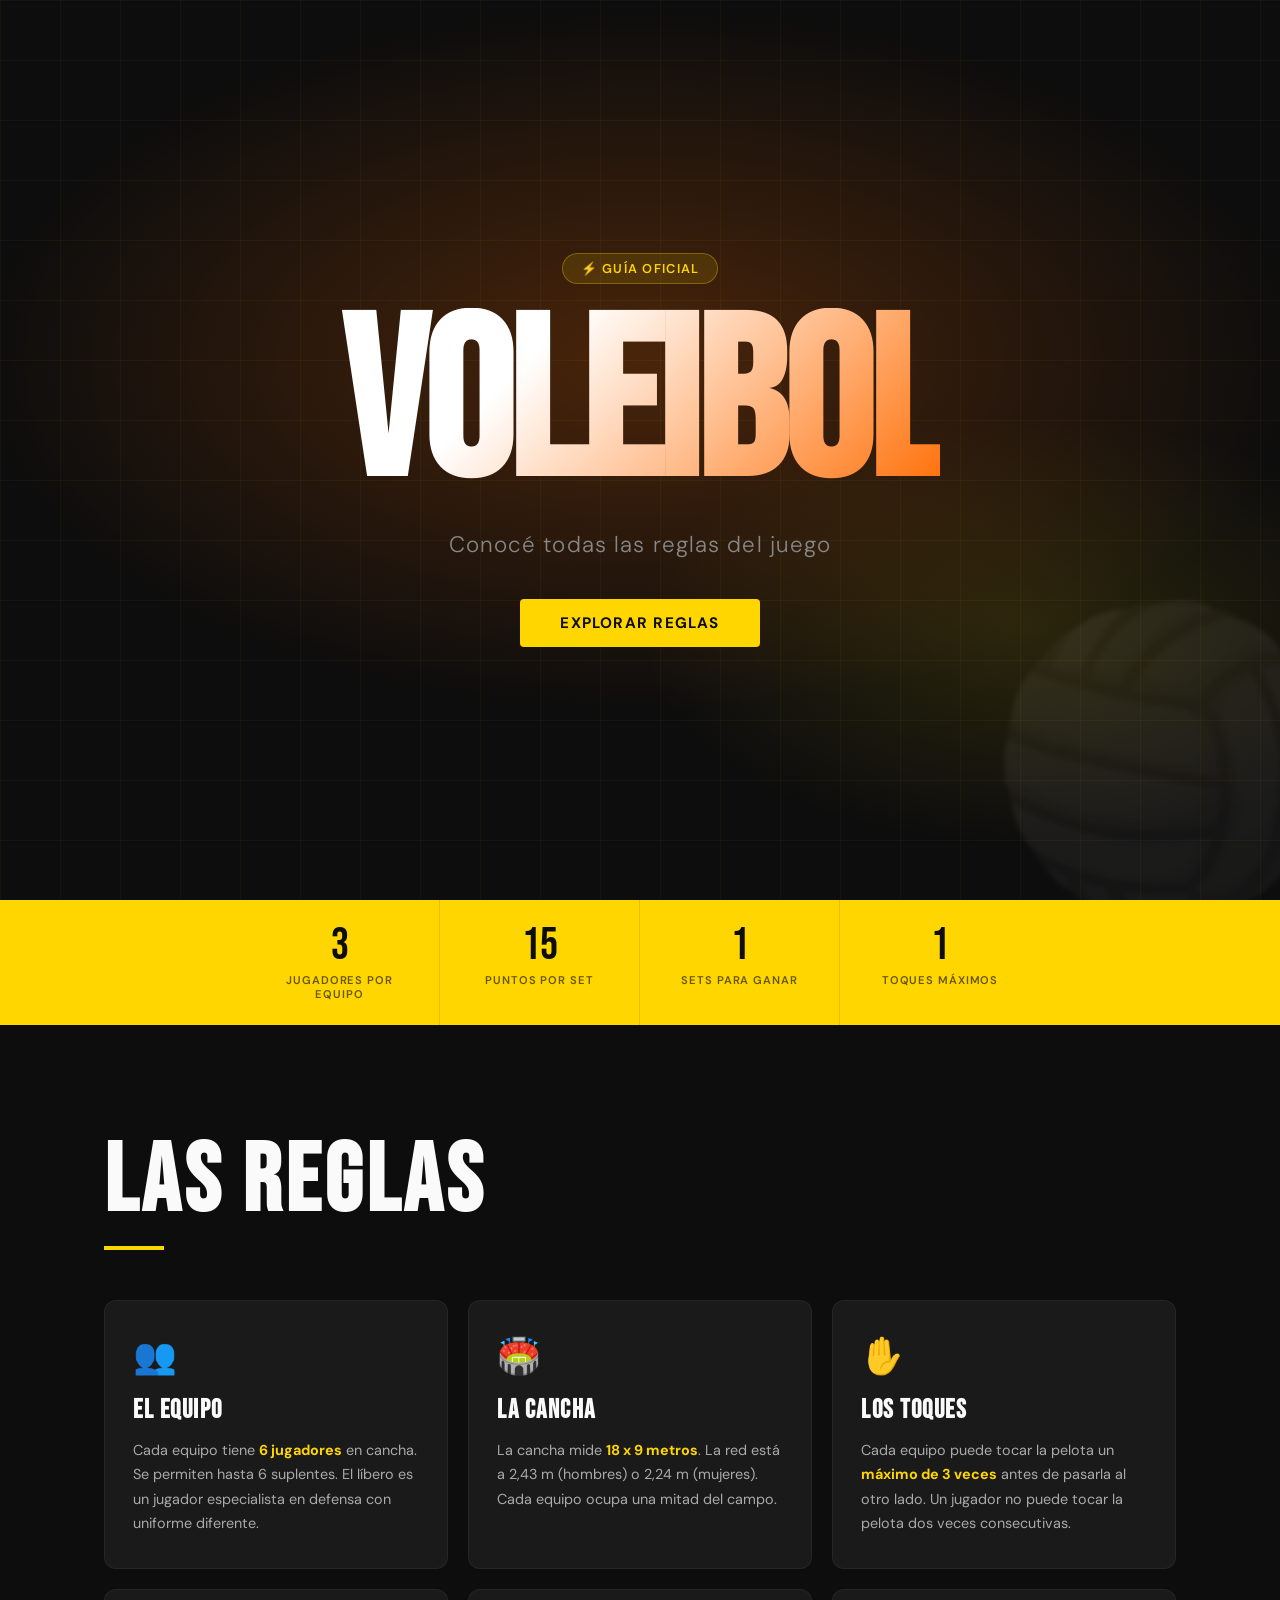
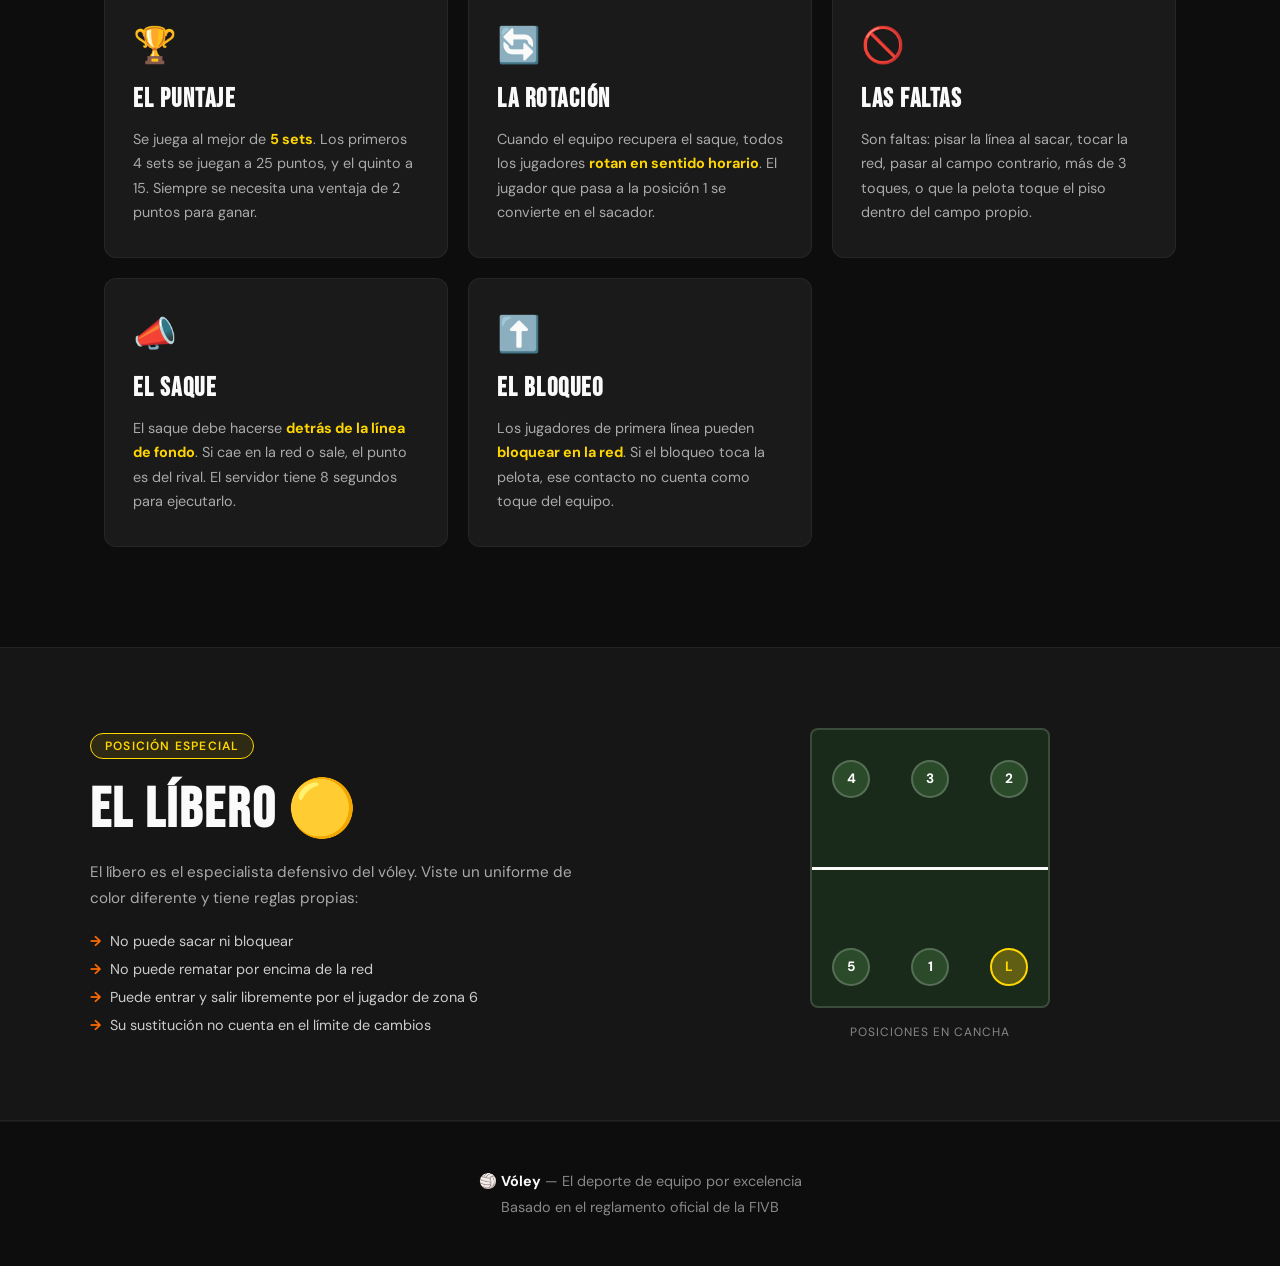
<file: index.html>
<!DOCTYPE html>
<html lang="es">
<head>
  <meta charset="UTF-8" />
  <meta name="viewport" content="width=device-width, initial-scale=1.0"/>
  <title>Reglas del Vóley</title>
  <link rel="preconnect" href="https://fonts.googleapis.com">
  <link href="https://fonts.googleapis.com/css2?family=Bebas+Neue&family=DM+Sans:wght@300;400;600&display=swap" rel="stylesheet">
  <link rel="stylesheet" href="styles.css" />
</head>
<body>

  <!-- HERO -->
  <header class="hero">
    <div class="hero-bg"></div>
    <div class="hero-content">
      <span class="hero-tag">⚡ Guía Oficial</span>
      <h1 class="hero-title">VOLEIBOL</h1>
      <p class="hero-subtitle">Conocé todas las reglas del juego</p>
      <a href="#reglas" class="btn-hero">Explorar reglas</a>
    </div>
    <div class="ball-deco">🏐</div>
  </header>

  <!-- STATS BAR -->
  <div class="stats-bar">
    <div class="stat"><span class="stat-num">6</span><span class="stat-label">Jugadores por equipo</span></div>
    <div class="stat"><span class="stat-num">25</span><span class="stat-label">Puntos por set</span></div>
    <div class="stat"><span class="stat-num">3</span><span class="stat-label">Sets para ganar</span></div>
    <div class="stat"><span class="stat-num">3</span><span class="stat-label">Toques máximos</span></div>
  </div>

  <!-- REGLAS -->
  <main id="reglas" class="reglas-section">
    <h2 class="section-title">Las Reglas</h2>
    <div class="cards-grid">

      <div class="card" data-index="0">
        <div class="card-icon">👥</div>
        <h3>El equipo</h3>
        <p>Cada equipo tiene <strong>6 jugadores</strong> en cancha. Se permiten hasta 6 suplentes. El líbero es un jugador especialista en defensa con uniforme diferente.</p>
      </div>

      <div class="card" data-index="1">
        <div class="card-icon">🏟️</div>
        <h3>La cancha</h3>
        <p>La cancha mide <strong>18 x 9 metros</strong>. La red está a 2,43 m (hombres) o 2,24 m (mujeres). Cada equipo ocupa una mitad del campo.</p>
      </div>

      <div class="card" data-index="2">
        <div class="card-icon">✋</div>
        <h3>Los toques</h3>
        <p>Cada equipo puede tocar la pelota un <strong>máximo de 3 veces</strong> antes de pasarla al otro lado. Un jugador no puede tocar la pelota dos veces consecutivas.</p>
      </div>

      <div class="card" data-index="3">
        <div class="card-icon">🏆</div>
        <h3>El puntaje</h3>
        <p>Se juega al mejor de <strong>5 sets</strong>. Los primeros 4 sets se juegan a 25 puntos, y el quinto a 15. Siempre se necesita una ventaja de 2 puntos para ganar.</p>
      </div>

      <div class="card" data-index="4">
        <div class="card-icon">🔄</div>
        <h3>La rotación</h3>
        <p>Cuando el equipo recupera el saque, todos los jugadores <strong>rotan en sentido horario</strong>. El jugador que pasa a la posición 1 se convierte en el sacador.</p>
      </div>

      <div class="card" data-index="5">
        <div class="card-icon">🚫</div>
        <h3>Las faltas</h3>
        <p>Son faltas: pisar la línea al sacar, tocar la red, pasar al campo contrario, más de 3 toques, o que la pelota toque el piso dentro del campo propio.</p>
      </div>

      <div class="card" data-index="6">
        <div class="card-icon">📣</div>
        <h3>El saque</h3>
        <p>El saque debe hacerse <strong>detrás de la línea de fondo</strong>. Si cae en la red o sale, el punto es del rival. El servidor tiene 8 segundos para ejecutarlo.</p>
      </div>

      <div class="card" data-index="7">
        <div class="card-icon">⬆️</div>
        <h3>El bloqueo</h3>
        <p>Los jugadores de primera línea pueden <strong>bloquear en la red</strong>. Si el bloqueo toca la pelota, ese contacto no cuenta como toque del equipo.</p>
      </div>

    </div>
  </main>

  <!-- SECCIÓN LIBERO -->
  <section class="libero-section">
    <div class="libero-content">
      <div class="libero-text">
        <span class="badge">Posición especial</span>
        <h2>El Líbero 🟡</h2>
        <p>El líbero es el especialista defensivo del vóley. Viste un uniforme de color diferente y tiene reglas propias:</p>
        <ul>
          <li>No puede sacar ni bloquear</li>
          <li>No puede rematar por encima de la red</li>
          <li>Puede entrar y salir libremente por el jugador de zona 6</li>
          <li>Su sustitución no cuenta en el límite de cambios</li>
        </ul>
      </div>
      <div class="libero-visual">
        <div class="court-diagram">
          <div class="court-net"></div>
          <div class="player p1">1</div>
          <div class="player p2">2</div>
          <div class="player p3">3</div>
          <div class="player p4">4</div>
          <div class="player p5">5</div>
          <div class="player libero">L</div>
        </div>
        <p class="court-caption">Posiciones en cancha</p>
      </div>
    </div>
  </section>

  <!-- FOOTER -->
  <footer class="footer">
    <p>🏐 <strong>Vóley</strong> — El deporte de equipo por excelencia</p>
    <p class="footer-sub">Basado en el reglamento oficial de la FIVB</p>
  </footer>

  <script src="script.js"></script>
</body>
</html>
</file>
<file: styles.css>
/* ===== VARIABLES & RESET ===== */
:root {
  --yellow: #FFD600;
  --orange: #FF6B00;
  --dark: #0D0D0D;
  --dark2: #161616;
  --dark3: #1F1F1F;
  --white: #FAFAFA;
  --gray: #888;
  --card-bg: #1A1A1A;
  --accent: #FFD600;
}

*, *::before, *::after { box-sizing: border-box; margin: 0; padding: 0; }

html { scroll-behavior: smooth; }

body {
  font-family: 'DM Sans', sans-serif;
  background: var(--dark);
  color: var(--white);
  overflow-x: hidden;
}

/* ===== HERO ===== */
.hero {
  position: relative;
  min-height: 100vh;
  display: flex;
  align-items: center;
  justify-content: center;
  text-align: center;
  overflow: hidden;
}

.hero-bg {
  position: absolute;
  inset: 0;
  background:
    radial-gradient(ellipse 80% 60% at 50% 40%, rgba(255, 107, 0, 0.25) 0%, transparent 65%),
    radial-gradient(ellipse 50% 40% at 80% 70%, rgba(255, 214, 0, 0.12) 0%, transparent 60%),
    var(--dark);
  z-index: 0;
}

/* Líneas decorativas de cancha */
.hero-bg::before {
  content: '';
  position: absolute;
  inset: 0;
  background-image:
    linear-gradient(rgba(255,214,0,0.04) 1px, transparent 1px),
    linear-gradient(90deg, rgba(255,214,0,0.04) 1px, transparent 1px);
  background-size: 60px 60px;
}

.hero-content {
  position: relative;
  z-index: 2;
}

.hero-tag {
  display: inline-block;
  background: rgba(255,214,0,0.12);
  border: 1px solid rgba(255,214,0,0.3);
  color: var(--yellow);
  padding: 6px 18px;
  border-radius: 20px;
  font-size: 0.8rem;
  font-weight: 600;
  letter-spacing: 0.1em;
  text-transform: uppercase;
  margin-bottom: 24px;
}

.hero-title {
  font-family: 'Bebas Neue', sans-serif;
  font-size: clamp(6rem, 18vw, 14rem);
  line-height: 0.9;
  letter-spacing: -0.02em;
  background: linear-gradient(135deg, #fff 30%, var(--orange) 100%);
  -webkit-background-clip: text;
  -webkit-text-fill-color: transparent;
  background-clip: text;
  margin-bottom: 20px;
  opacity: 0;
  transform: translateY(30px);
  animation: fadeUp 0.8s ease forwards 0.2s;
}

.hero-subtitle {
  font-size: clamp(1rem, 2.5vw, 1.4rem);
  color: var(--gray);
  font-weight: 300;
  letter-spacing: 0.05em;
  margin-bottom: 40px;
  opacity: 0;
  animation: fadeUp 0.8s ease forwards 0.4s;
}

.btn-hero {
  display: inline-block;
  background: var(--yellow);
  color: var(--dark);
  padding: 14px 40px;
  border-radius: 4px;
  font-weight: 700;
  font-size: 0.95rem;
  letter-spacing: 0.08em;
  text-transform: uppercase;
  text-decoration: none;
  transition: all 0.2s ease;
  opacity: 0;
  animation: fadeUp 0.8s ease forwards 0.6s;
}

.btn-hero:hover {
  background: var(--orange);
  color: #fff;
  transform: translateY(-2px);
  box-shadow: 0 8px 30px rgba(255,107,0,0.4);
}

.ball-deco {
  position: absolute;
  font-size: 18rem;
  right: -4rem;
  bottom: -3rem;
  opacity: 0.06;
  z-index: 1;
  filter: blur(2px);
  animation: float 6s ease-in-out infinite;
}

/* ===== STATS BAR ===== */
.stats-bar {
  display: flex;
  justify-content: center;
  gap: 0;
  background: var(--yellow);
  overflow: hidden;
}

.stat {
  display: flex;
  flex-direction: column;
  align-items: center;
  padding: 24px 40px;
  flex: 1;
  max-width: 200px;
  border-right: 1px solid rgba(0,0,0,0.1);
  transition: background 0.2s;
}

.stat:last-child { border-right: none; }
.stat:hover { background: var(--orange); }

.stat-num {
  font-family: 'Bebas Neue', sans-serif;
  font-size: 2.8rem;
  color: var(--dark);
  line-height: 1;
}

.stat-label {
  font-size: 0.7rem;
  font-weight: 600;
  color: rgba(0,0,0,0.6);
  text-transform: uppercase;
  letter-spacing: 0.08em;
  text-align: center;
  margin-top: 4px;
}

/* ===== REGLAS ===== */
.reglas-section {
  padding: 100px 5%;
  max-width: 1200px;
  margin: 0 auto;
}

.section-title {
  font-family: 'Bebas Neue', sans-serif;
  font-size: clamp(3rem, 8vw, 6rem);
  letter-spacing: 0.04em;
  color: var(--white);
  margin-bottom: 60px;
  position: relative;
  display: inline-block;
}

.section-title::after {
  content: '';
  position: absolute;
  bottom: -10px;
  left: 0;
  width: 60px;
  height: 4px;
  background: var(--yellow);
}

.cards-grid {
  display: grid;
  grid-template-columns: repeat(auto-fill, minmax(260px, 1fr));
  gap: 20px;
}

.card {
  background: var(--card-bg);
  border: 1px solid rgba(255,255,255,0.05);
  border-radius: 12px;
  padding: 32px 28px;
  transition: all 0.3s ease;
  cursor: default;
  opacity: 0;
  transform: translateY(20px);
  position: relative;
  overflow: hidden;
}

.card::before {
  content: '';
  position: absolute;
  top: 0; left: 0; right: 0;
  height: 3px;
  background: linear-gradient(90deg, var(--yellow), var(--orange));
  transform: scaleX(0);
  transform-origin: left;
  transition: transform 0.3s ease;
}

.card:hover {
  transform: translateY(-6px);
  border-color: rgba(255,214,0,0.2);
  box-shadow: 0 20px 40px rgba(0,0,0,0.4);
}

.card:hover::before { transform: scaleX(1); }

.card.visible {
  opacity: 1;
  transform: translateY(0);
  transition: opacity 0.5s ease, transform 0.5s ease;
}

.card-icon {
  font-size: 2.2rem;
  margin-bottom: 16px;
}

.card h3 {
  font-family: 'Bebas Neue', sans-serif;
  font-size: 1.6rem;
  letter-spacing: 0.06em;
  color: var(--white);
  margin-bottom: 12px;
}

.card p {
  font-size: 0.9rem;
  line-height: 1.7;
  color: #aaa;
}

.card p strong { color: var(--yellow); }

/* ===== LIBERO SECTION ===== */
.libero-section {
  background: var(--dark2);
  border-top: 1px solid rgba(255,255,255,0.05);
  border-bottom: 1px solid rgba(255,255,255,0.05);
  padding: 80px 5%;
}

.libero-content {
  max-width: 1100px;
  margin: 0 auto;
  display: grid;
  grid-template-columns: 1fr 1fr;
  gap: 60px;
  align-items: center;
}

.badge {
  display: inline-block;
  background: rgba(255,214,0,0.1);
  border: 1px solid var(--yellow);
  color: var(--yellow);
  padding: 4px 14px;
  border-radius: 20px;
  font-size: 0.75rem;
  font-weight: 600;
  letter-spacing: 0.1em;
  text-transform: uppercase;
  margin-bottom: 16px;
}

.libero-text h2 {
  font-family: 'Bebas Neue', sans-serif;
  font-size: 3.5rem;
  margin-bottom: 16px;
  letter-spacing: 0.04em;
}

.libero-text p {
  font-size: 0.95rem;
  color: #aaa;
  line-height: 1.7;
  margin-bottom: 20px;
}

.libero-text ul {
  list-style: none;
  display: flex;
  flex-direction: column;
  gap: 10px;
}

.libero-text ul li {
  font-size: 0.9rem;
  color: #ccc;
  padding-left: 20px;
  position: relative;
}

.libero-text ul li::before {
  content: '→';
  position: absolute;
  left: 0;
  color: var(--orange);
  font-weight: 700;
}

/* Diagrama de cancha */
.libero-visual {
  display: flex;
  flex-direction: column;
  align-items: center;
  gap: 16px;
}

.court-diagram {
  width: 240px;
  height: 280px;
  background: #1a2a1a;
  border: 2px solid rgba(255,255,255,0.15);
  border-radius: 8px;
  position: relative;
  overflow: hidden;
}

.court-diagram::before {
  content: '';
  position: absolute;
  top: 50%; left: 0; right: 0;
  height: 1px;
  background: rgba(255,255,255,0.2);
}

.court-net {
  position: absolute;
  top: 50%;
  left: 0; right: 0;
  height: 3px;
  background: var(--white);
  transform: translateY(-1px);
  z-index: 2;
}

.player {
  width: 38px; height: 38px;
  border-radius: 50%;
  background: #2a4a2a;
  border: 2px solid rgba(255,255,255,0.2);
  color: #fff;
  font-weight: 700;
  font-size: 0.85rem;
  display: flex;
  align-items: center;
  justify-content: center;
  position: absolute;
  transition: all 0.3s;
}

.player:hover { transform: scale(1.1); }

.player.p1 { bottom: 20px; right: 50%; transform: translateX(50%); }
.player.p2 { top: 30px; right: 20px; }
.player.p3 { top: 30px; left: 50%; transform: translateX(-50%); }
.player.p4 { top: 30px; left: 20px; }
.player.p5 { bottom: 20px; left: 20px; }
.player.libero {
  bottom: 20px;
  right: 20px;
  background: rgba(255,214,0,0.3);
  border-color: var(--yellow);
  color: var(--yellow);
}

.court-caption {
  font-size: 0.75rem;
  color: var(--gray);
  letter-spacing: 0.08em;
  text-transform: uppercase;
}

/* ===== FOOTER ===== */
.footer {
  text-align: center;
  padding: 50px 20px;
  background: var(--dark);
  border-top: 1px solid rgba(255,255,255,0.05);
}

.footer p { color: var(--gray); font-size: 0.9rem; }
.footer p strong { color: var(--white); }
.footer-sub { font-size: 0.75rem; margin-top: 8px; color: rgba(255,255,255,0.2); }

/* ===== ANIMACIONES ===== */
@keyframes fadeUp {
  to { opacity: 1; transform: translateY(0); }
}

@keyframes float {
  0%, 100% { transform: translateY(0) rotate(0deg); }
  50% { transform: translateY(-20px) rotate(5deg); }
}

/* ===== RESPONSIVE ===== */
@media (max-width: 768px) {
  .stats-bar { flex-wrap: wrap; }
  .stat { min-width: 50%; border-bottom: 1px solid rgba(0,0,0,0.1); }
  .libero-content { grid-template-columns: 1fr; }
  .libero-visual { order: -1; }
  .ball-deco { font-size: 10rem; }
}
</file>
